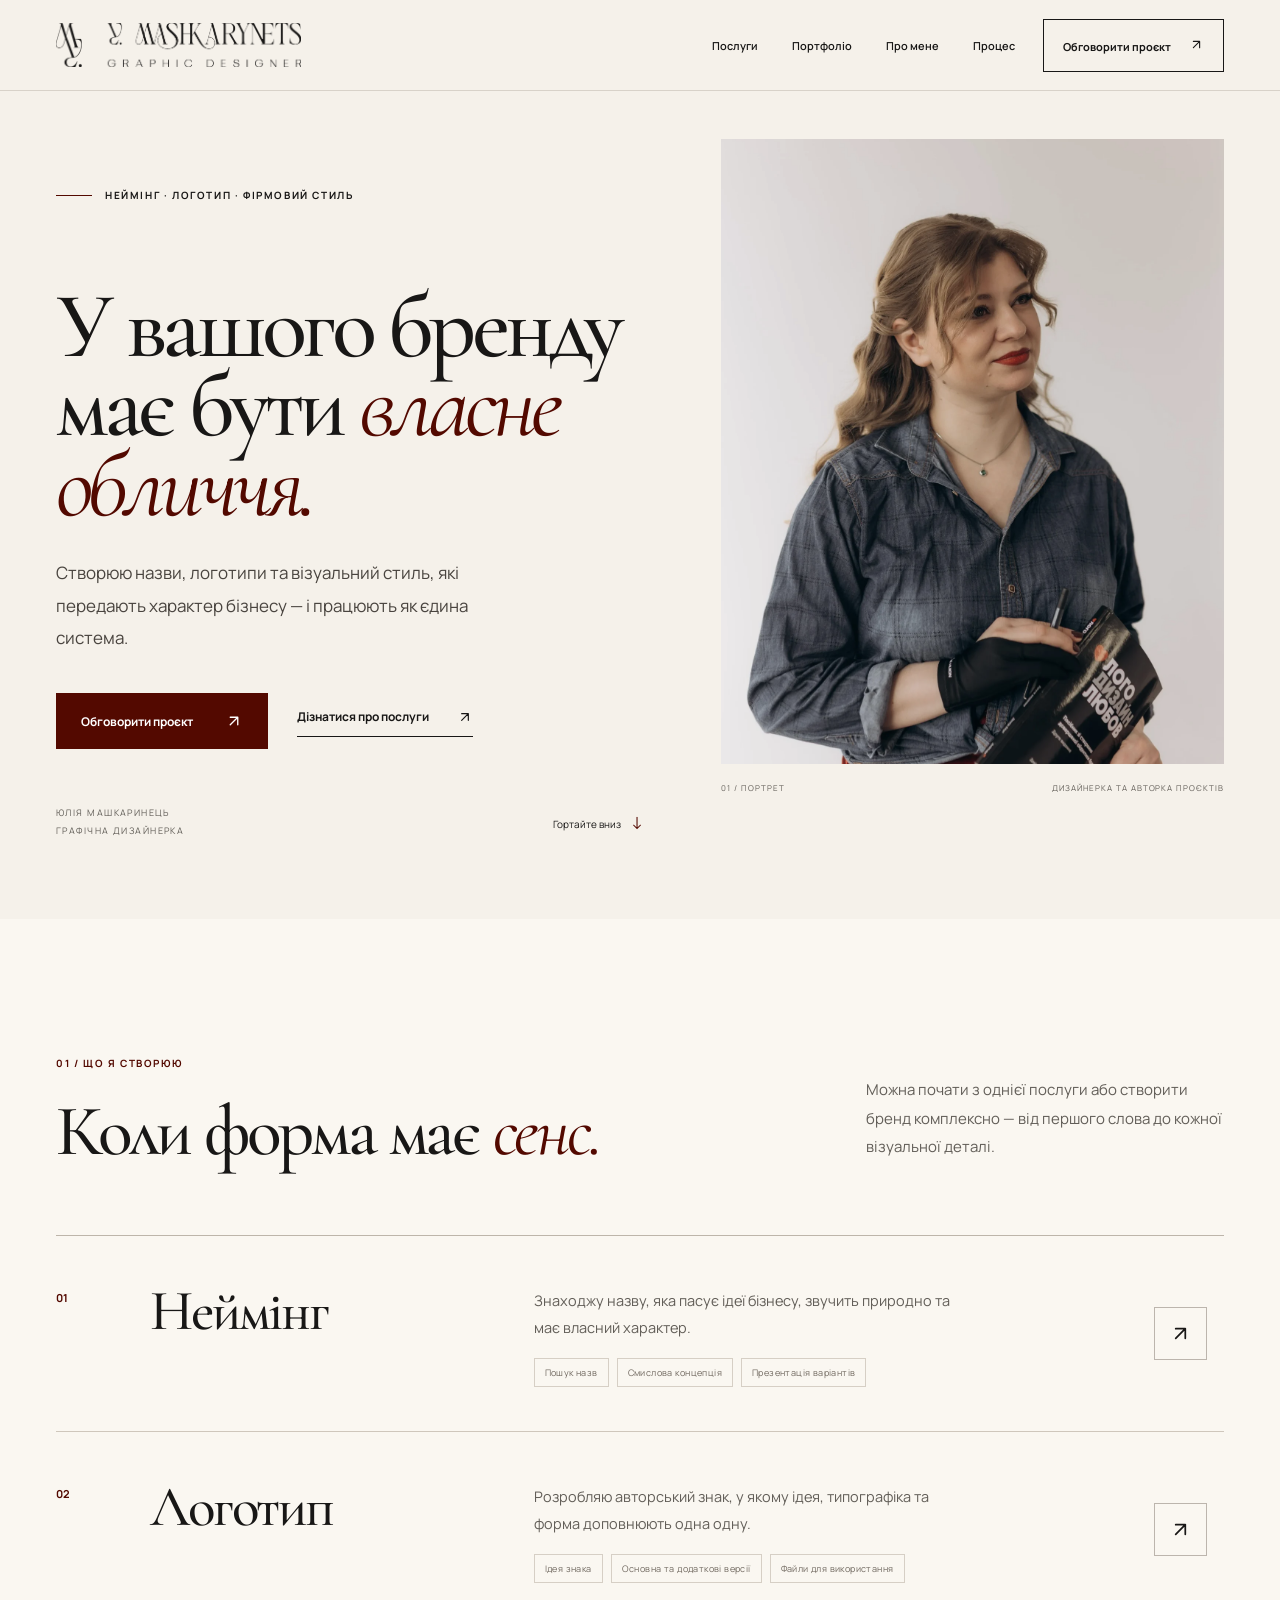
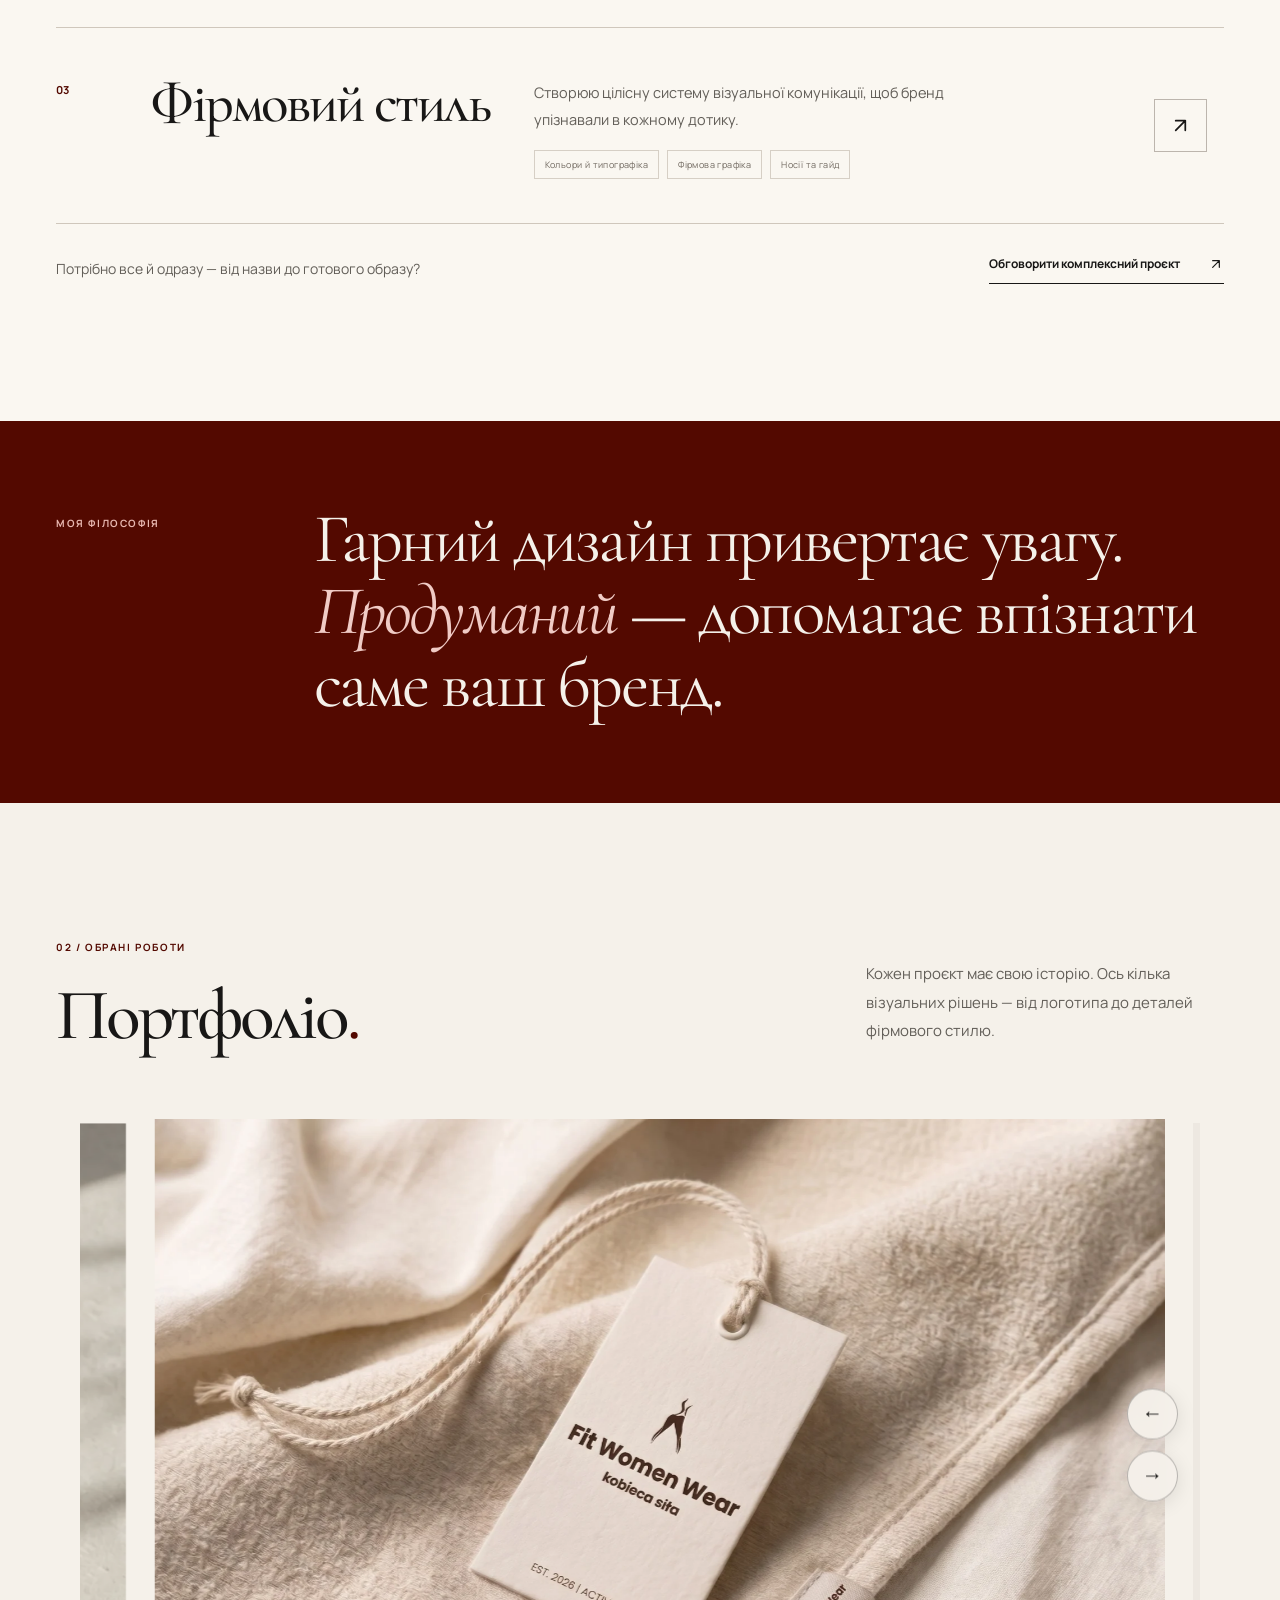
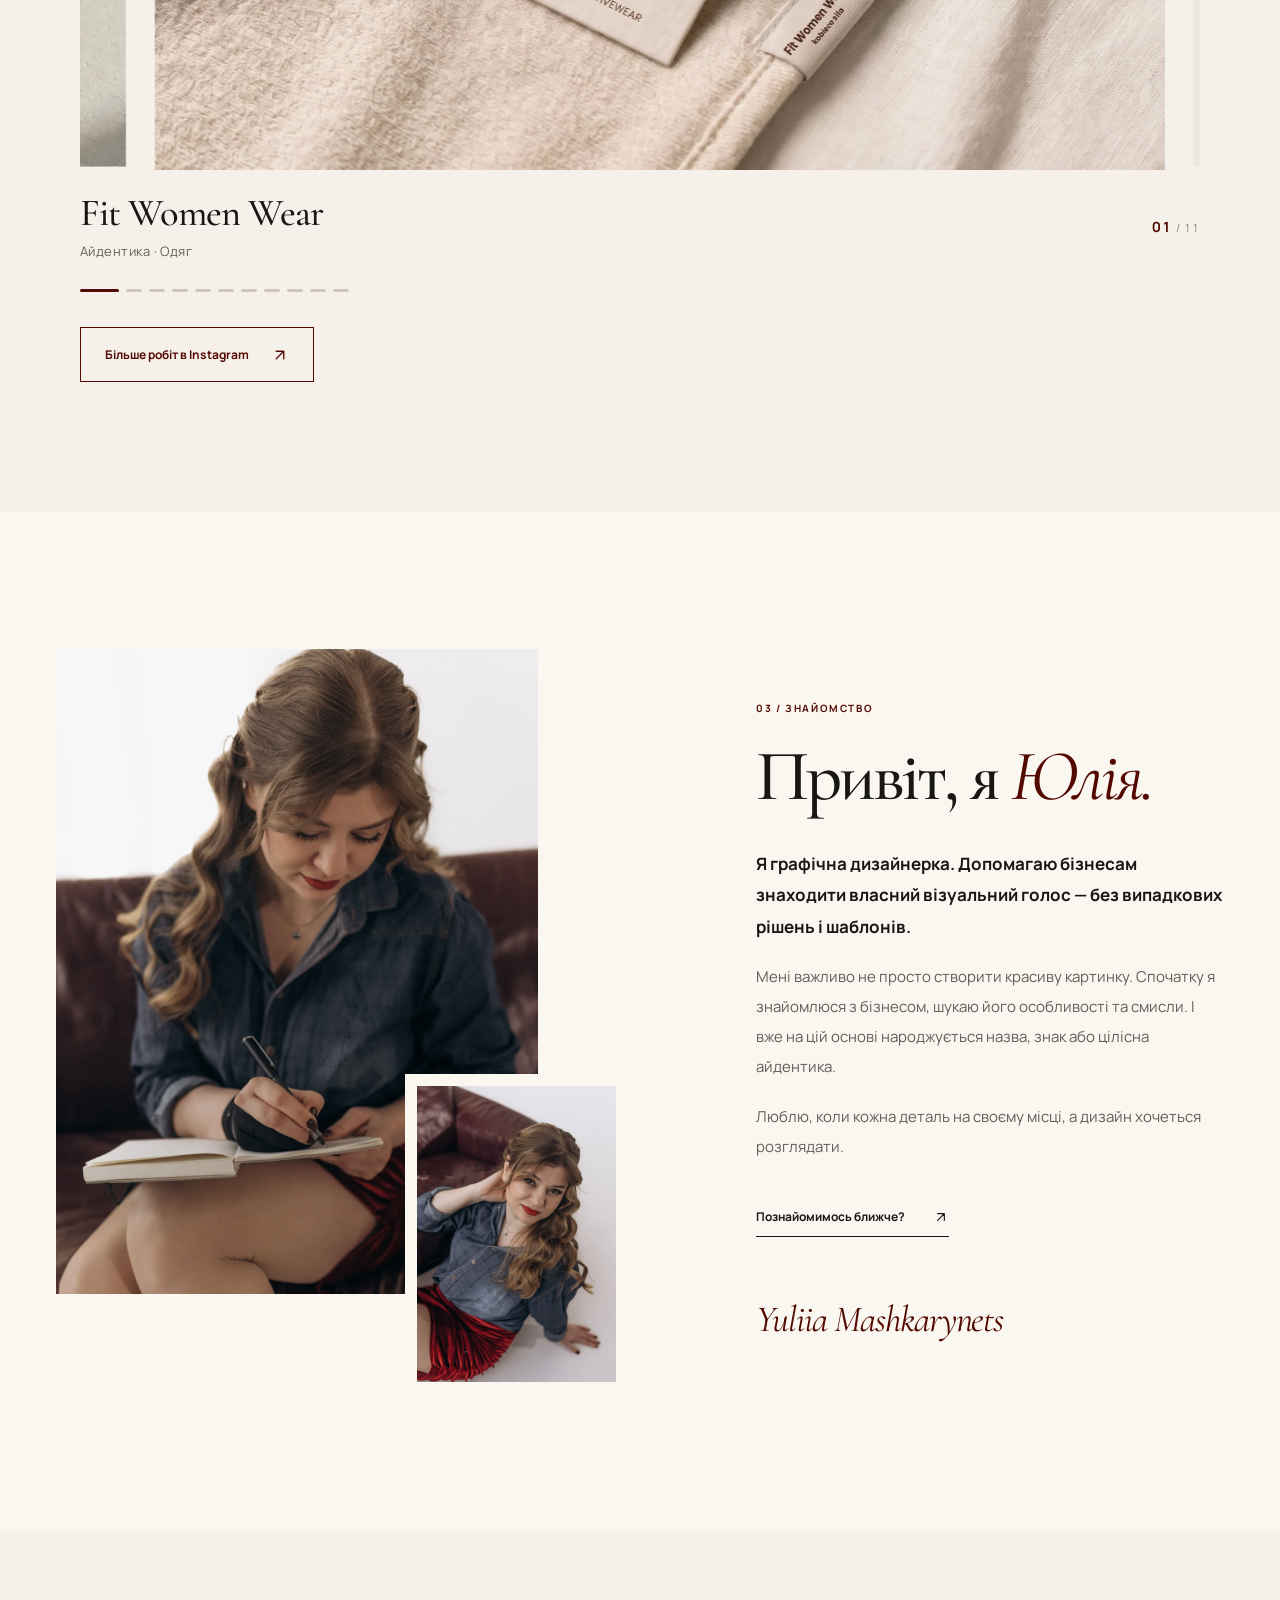
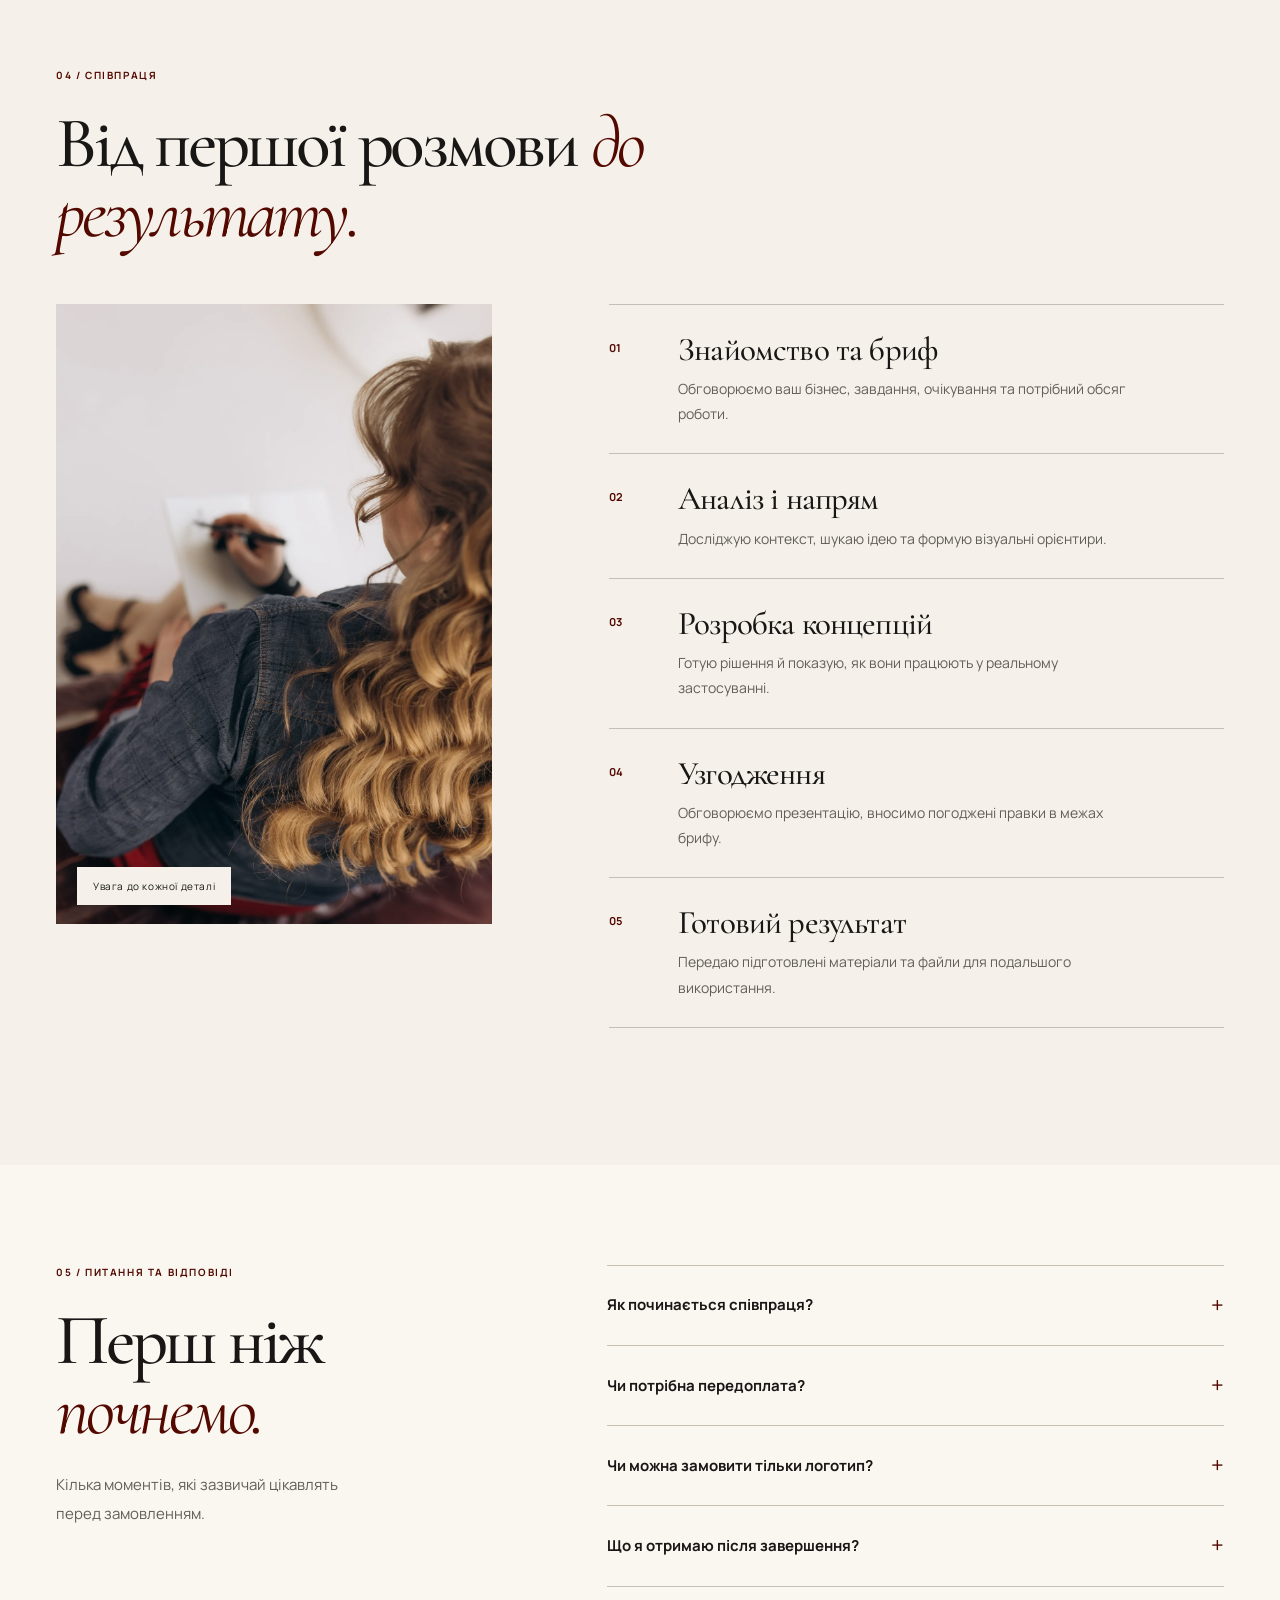
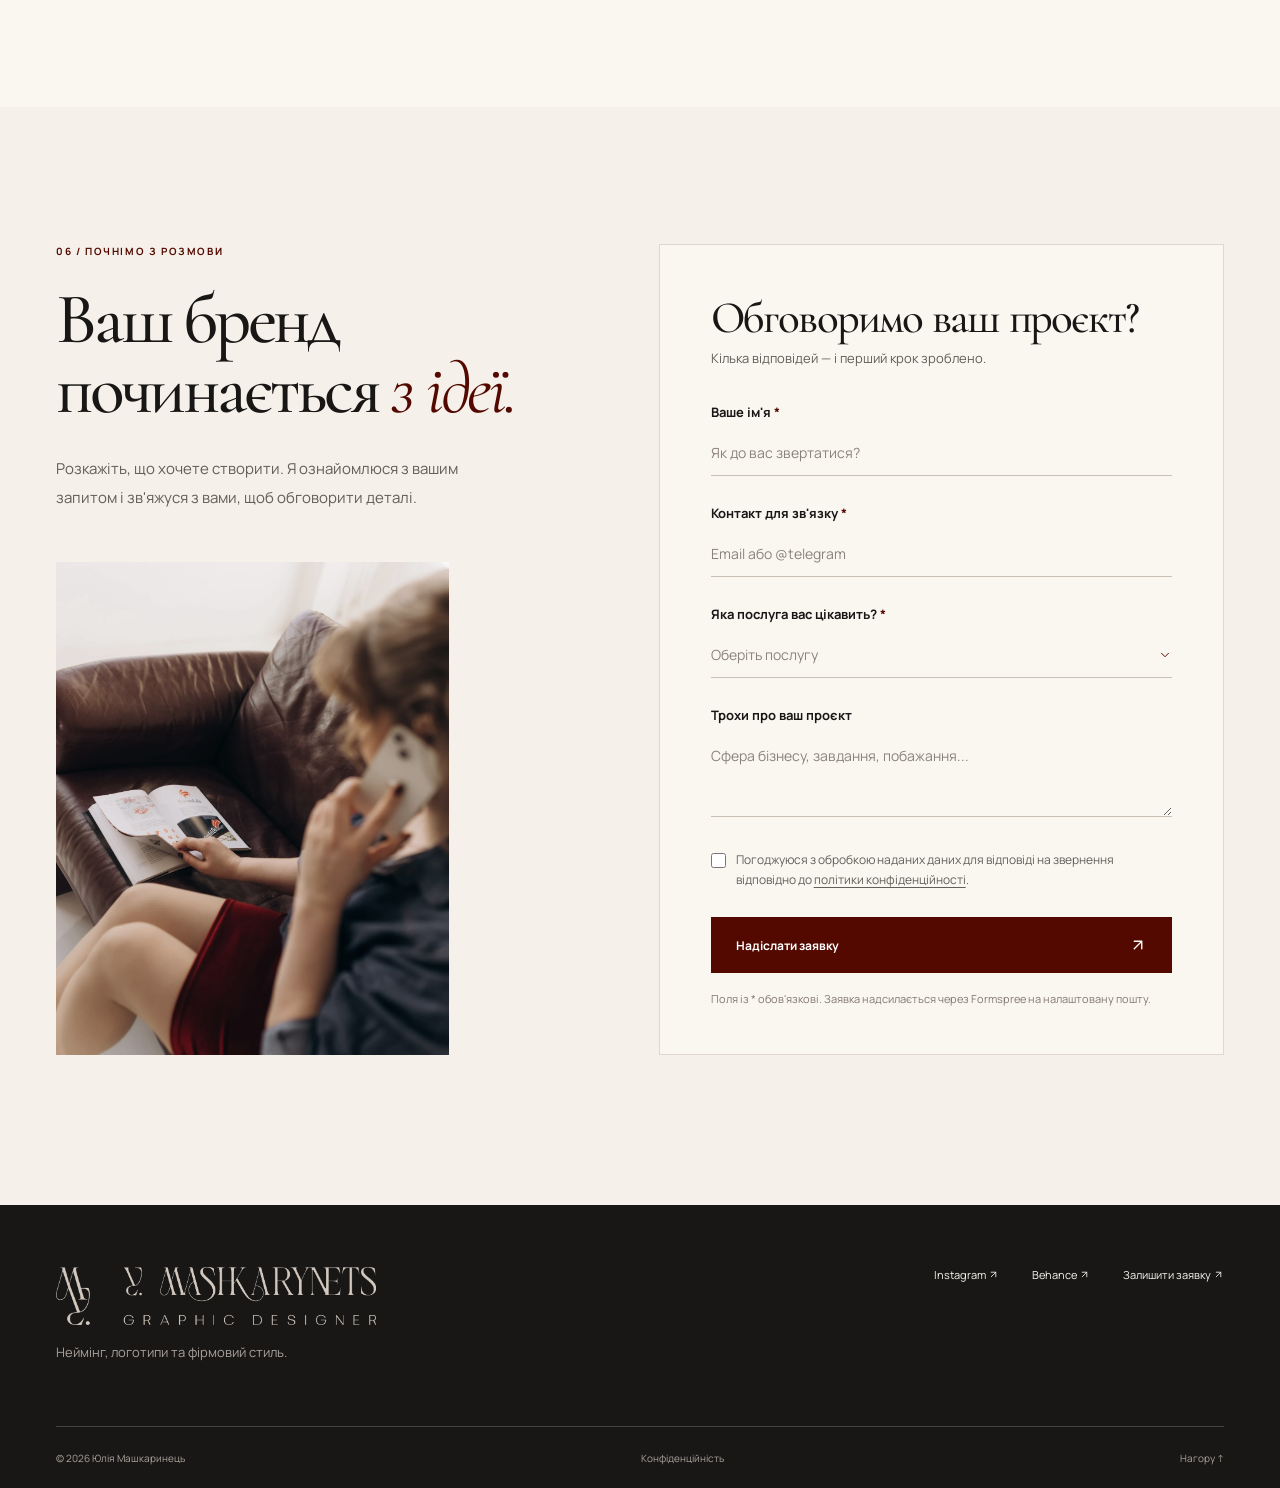
<file: index.html>
<!doctype html>
<html lang="uk">
<head>
  <meta charset="UTF-8">
  <meta name="viewport" content="width=device-width, initial-scale=1, viewport-fit=cover">
  <meta name="theme-color" content="#F5F1EA">
  <meta name="description" content="Юлія Машкаринець — графічна дизайнерка. Неймінг, логотипи та фірмовий стиль для брендів із власним характером. Обговоріть ваш проєкт.">
  <meta property="og:type" content="website">
  <meta property="og:title" content="Юлія Машкаринець — неймінг, логотип, айдентика">
  <meta property="og:description" content="Створюю назви, логотипи та фірмовий стиль, що передають характер бренду.">
  <meta property="og:image" content="assets/portrait-hero.webp">
  <title>Юлія Машкаринець — неймінг, логотип, фірмовий стиль</title>
  <link rel="icon" type="image/png" href="assets/favicon.png">
  <link rel="apple-touch-icon" href="assets/favicon.png">
  <link rel="preconnect" href="https://fonts.googleapis.com">
  <link rel="preconnect" href="https://fonts.gstatic.com" crossorigin>
  <link href="https://fonts.googleapis.com/css2?family=Cormorant+Garamond:ital,wght@0,400;0,500;0,600;1,400;1,500&family=Manrope:wght@400;500;600;700&display=swap" rel="stylesheet">
  <link rel="stylesheet" href="styles.css?v=20261119-svg-arrows">
  <script defer src="script.js"></script>
</head>
<body>
  <a class="skip-link" href="#main">Перейти до змісту</a>
  <header class="site-header" id="top">
    <div class="container header-inner">
      <a class="brand" href="#top" aria-label="Юлія Машкаринець — на початок сторінки">
        <img class="brand-logo" src="assets/logo-full-dark.png" alt="" width="245" height="45">
      </a>
      <nav class="desktop-nav" aria-label="Основна навігація">
        <a href="#services">Послуги</a>
        <a href="#portfolio">Портфоліо</a>
        <a href="#about">Про мене</a>
        <a href="#process">Процес</a>
      </nav>
      <a class="header-cta" href="#contact">Обговорити проєкт <span aria-hidden="true"><svg class="icon-arrow-up-right" viewBox="0 0 24 24" aria-hidden="true" focusable="false"><path d="M7 7h10v10M7 17 17 7"/></svg></span></a>
      <button class="mobile-nav-toggle" type="button" aria-label="Відкрити меню" aria-controls="mobile-nav" aria-expanded="false">
        <span></span><span></span>
      </button>
    </div>
    <nav id="mobile-nav" class="mobile-nav" aria-label="Мобільна навігація" hidden>
      <a href="#services">Послуги</a>
      <a href="#portfolio">Портфоліо</a>
      <a href="#about">Про мене</a>
      <a href="#process">Процес</a>
      <a href="#contact">Залишити заявку <svg class="icon-arrow-up-right" viewBox="0 0 24 24" aria-hidden="true" focusable="false"><path d="M7 7h10v10M7 17 17 7"/></svg></a>
      <a href="https://www.instagram.com/ulchik_designer/" target="_blank" rel="noopener noreferrer">Instagram <svg class="icon-arrow-up-right" viewBox="0 0 24 24" aria-hidden="true" focusable="false"><path d="M7 7h10v10M7 17 17 7"/></svg></a>
    </nav>
  </header>

  <main id="main">
    <section class="hero" aria-labelledby="hero-title">
      <div class="container hero-grid">
        <div class="hero-copy">
          <p class="eyebrow"><span class="line-mark" aria-hidden="true"></span> Неймінг · Логотип · Фірмовий стиль</p>
          <h1 id="hero-title">У вашого бренду має бути <em>власне обличчя.</em></h1>
          <p class="hero-lead">Створюю назви, логотипи та візуальний стиль, які передають характер бізнесу — і працюють як єдина система.</p>
          <div class="hero-actions">
            <a class="button button-primary" href="#contact">Обговорити проєкт <span aria-hidden="true"><svg class="icon-arrow-up-right" viewBox="0 0 24 24" aria-hidden="true" focusable="false"><path d="M7 7h10v10M7 17 17 7"/></svg></span></a>
            <a class="text-link" href="#services">Дізнатися про послуги <span aria-hidden="true"><svg class="icon-arrow-up-right" viewBox="0 0 24 24" aria-hidden="true" focusable="false"><path d="M7 7h10v10M7 17 17 7"/></svg></span></a>
          </div>
          <div class="hero-footnote">
            <span>Юлія Машкаринець<br>графічна дизайнерка</span>
            <a href="#services" aria-label="Гортати до послуг">Гортайте вниз <span aria-hidden="true">↓</span></a>
          </div>
        </div>
        <figure class="hero-image-wrap">
          <img class="hero-image" src="assets/portrait-hero.webp" width="1365" height="2048" alt="Юлія Машкаринець із книгою — портрет графічної дизайнерки" fetchpriority="high">
          <figcaption><span>01 / ПОРТРЕТ</span><span>ДИЗАЙНЕРКА ТА АВТОРКА ПРОЄКТІВ</span></figcaption>
        </figure>
      </div>
    </section>

    <section class="section services" id="services" aria-labelledby="services-title">
      <div class="container">
        <div class="section-heading services-heading">
          <div>
            <p class="section-label">01 / ЩО Я СТВОРЮЮ</p>
            <h2 id="services-title">Коли форма має <em>сенс.</em></h2>
          </div>
          <p class="section-description">Можна почати з однієї послуги або створити бренд комплексно — від першого слова до кожної візуальної деталі.</p>
        </div>
        <div class="service-list">
          <article class="service-row">
            <div class="service-no">01</div>
            <div class="service-content">
              <h3>Неймінг</h3>
              <p>Знаходжу назву, яка пасує ідеї бізнесу, звучить природно та має власний характер.</p>
              <div class="service-tags"><span>Пошук назв</span><span>Смислова концепція</span><span>Презентація варіантів</span></div>
            </div>
            <a href="#contact" class="round-arrow service-choose" data-service="Неймінг" aria-label="Замовити неймінг"><svg class="icon-arrow-up-right" viewBox="0 0 24 24" aria-hidden="true" focusable="false"><path d="M7 7h10v10M7 17 17 7"/></svg></a>
          </article>
          <article class="service-row">
            <div class="service-no">02</div>
            <div class="service-content">
              <h3>Логотип</h3>
              <p>Розробляю авторський знак, у якому ідея, типографіка та форма доповнюють одна одну.</p>
              <div class="service-tags"><span>Ідея знака</span><span>Основна та додаткові версії</span><span>Файли для використання</span></div>
            </div>
            <a href="#contact" class="round-arrow service-choose" data-service="Логотип" aria-label="Замовити логотип"><svg class="icon-arrow-up-right" viewBox="0 0 24 24" aria-hidden="true" focusable="false"><path d="M7 7h10v10M7 17 17 7"/></svg></a>
          </article>
          <article class="service-row">
            <div class="service-no">03</div>
            <div class="service-content">
              <h3>Фірмовий стиль</h3>
              <p>Створюю цілісну систему візуальної комунікації, щоб бренд упізнавали в кожному дотику.</p>
              <div class="service-tags"><span>Кольори й типографіка</span><span>Фірмова графіка</span><span>Носії та гайд</span></div>
            </div>
            <a href="#contact" class="round-arrow service-choose" data-service="Фірмовий стиль" aria-label="Замовити фірмовий стиль"><svg class="icon-arrow-up-right" viewBox="0 0 24 24" aria-hidden="true" focusable="false"><path d="M7 7h10v10M7 17 17 7"/></svg></a>
          </article>
        </div>
        <div class="service-bottom">
          <p>Потрібно все й одразу — від назви до готового образу?</p>
          <a href="#contact" class="text-link service-choose" data-service="Комплекс: неймінг + логотип + фірмовий стиль">Обговорити комплексний проєкт <span aria-hidden="true"><svg class="icon-arrow-up-right" viewBox="0 0 24 24" aria-hidden="true" focusable="false"><path d="M7 7h10v10M7 17 17 7"/></svg></span></a>
        </div>
      </div>
    </section>

    <section class="statement" aria-label="Мій підхід до дизайну">
      <div class="container statement-grid">
        <p class="section-label statement-label">МОЯ ФІЛОСОФІЯ</p>
        <p>Гарний дизайн привертає увагу. <em>Продуманий</em> — допомагає впізнати саме ваш бренд.</p>
      </div>
    </section>

    <section class="section portfolio" id="portfolio" aria-labelledby="portfolio-title">
      <div class="container">
        <div class="section-heading portfolio-heading">
          <div>
            <p class="section-label">02 / ОБРАНІ РОБОТИ</p>
            <h2 id="portfolio-title">Портфоліо<span class="period">.</span></h2>
          </div>
          <p class="section-description">Кожен проєкт має свою історію. Ось кілька візуальних рішень — від логотипа до деталей фірмового стилю.</p>
        </div>
        <div class="portfolio-slider" id="portfolio-slider" aria-label="Портфоліо графічної дизайнерки">
          <div class="portfolio-stage">
          <div class="portfolio-viewport" id="portfolio-viewport" tabindex="0" aria-label="Гортайте роботи стрілками або жестом убік">
            <div class="portfolio-track">
            <figure class="portfolio-slide" role="group" aria-roledescription="слайд" aria-label="1 з 11: Fit Women Wear" data-title="Fit Women Wear" data-category="Айдентика · Одяг">
              <div class="portfolio-slide-media"><img src="assets/fit-women-wear.webp" width="1800" height="1344" alt="Бренд Fit Women Wear: бирка на фактурній тканині з логотипом" loading="lazy" decoding="async"></div>
            </figure>
            <figure class="portfolio-slide" role="group" aria-roledescription="слайд" aria-label="2 з 11: Кучерявенко та партнери" data-title="Кучерявенко та партнери" data-category="Логотип · Адвокатське об’єднання">
              <div class="portfolio-slide-media"><img src="assets/monogram-stationery-v8.webp" width="1600" height="1280" alt="Фірмовий знак адвокатського об’єднання «Кучерявенко та партнери» на преміальному носії" onerror="this.onerror=null;this.src='assets/monogram-stationery.webp'" loading="lazy" decoding="async"></div>
            </figure>
            <figure class="portfolio-slide" role="group" aria-roledescription="слайд" aria-label="3 з 11: VAYNÉA" data-title="VAYNÉA" data-category="Логотип · Одяг">
              <div class="portfolio-slide-media"><img src="assets/vaynea.webp" width="1800" height="1344" alt="Бузковий оксамитовий вішак із написом VAYNÉA" loading="lazy" decoding="async"></div>
            </figure>
            <figure class="portfolio-slide" role="group" aria-roledescription="слайд" aria-label="4 з 11: Anna Markovska" data-title="Anna Markovska" data-category="Логотип · Б’юті">
              <div class="portfolio-slide-media"><img src="assets/anna-markovska-new.png" width="2048" height="1638" alt="Преміальний мокап бренду Anna Markovska cosmetology з монограмою та типографікою" loading="lazy" decoding="async"></div>
            </figure>
            <figure class="portfolio-slide" role="group" aria-roledescription="слайд" aria-label="5 з 11: Aesthetics by dr. Komarova" data-title="Aesthetics by dr. Komarova" data-category="Фірмовий стиль · Косметологія">
              <div class="portfolio-slide-media"><img src="assets/aesthetics-komarova.webp" width="1800" height="1344" alt="Косметичка з монограмою і написом Aesthetics by dr. Komarova" loading="lazy" decoding="async"></div>
            </figure>
            <figure class="portfolio-slide" role="group" aria-roledescription="слайд" aria-label="6 з 11: Фірмові деталі" data-title="Фірмові деталі" data-category="Айдентика · Поліграфія">
              <div class="portfolio-slide-media"><img src="assets/embossed-envelopes.webp" width="1800" height="1344" alt="Конверти пісочного кольору з рельєфним фірмовим знаком" loading="lazy" decoding="async"></div>
            </figure>
            <figure class="portfolio-slide" role="group" aria-roledescription="слайд" aria-label="7 з 11: Імпульс" data-title="Імпульс" data-category="Логотип · Б’юті">
              <div class="portfolio-slide-media"><img src="assets/impuls.webp" width="1800" height="1344" alt="Рожевий щоденник із золотим тисненням логотипа Імпульс" loading="lazy" decoding="async"></div>
            </figure>
            <figure class="portfolio-slide" role="group" aria-roledescription="слайд" aria-label="8 з 11: PiLKA" data-title="PiLKA" data-category="Логотип · Nails bar">
              <div class="portfolio-slide-media"><img src="assets/pilka.webp" width="1800" height="1344" alt="Графітова візитівка PiLKA nails bar на молочній тканині" loading="lazy" decoding="async"></div>
            </figure>
            <figure class="portfolio-slide" role="group" aria-roledescription="слайд" aria-label="9 з 11: Smart Spine Center" data-title="Smart Spine Center" data-category="Логотип · Wellness">
              <div class="portfolio-slide-media"><img src="assets/smart-spine-center.webp" width="1800" height="1440" alt="Три скляні флакони з логотипом Smart Spine Center" loading="lazy" decoding="async"></div>
            </figure>
            <figure class="portfolio-slide" role="group" aria-roledescription="слайд" aria-label="10 з 11: TaxNova" data-title="TaxNova" data-category="Логотип · Бухгалтерські послуги">
              <div class="portfolio-slide-media"><img src="assets/taxnova.webp" width="1800" height="1440" alt="Бордові візитівки TaxNova з фірмовим знаком" loading="lazy" decoding="async"></div>
            </figure>
            <figure class="portfolio-slide" role="group" aria-roledescription="слайд" aria-label="11 з 11: RESTYLE Beauty Space" data-title="RESTYLE Beauty Space" data-category="Логотип · Б’юті">
              <div class="portfolio-slide-media"><img src="assets/restyle-beauty-space.webp" width="1600" height="1195" alt="Світла візитівка RESTYLE Beauty Space на фактурному камені" loading="lazy" decoding="async"></div>
            </figure>
            </div>
          </div>
          <div class="portfolio-slider-nav" aria-label="Керування каруселлю">
            <button class="portfolio-arrow" type="button" data-slide-prev aria-label="Попередня робота"><span aria-hidden="true">←</span></button>
            <button class="portfolio-arrow" type="button" data-slide-next aria-label="Наступна робота"><span aria-hidden="true">→</span></button>
          </div>
          </div>
          <div class="portfolio-slider-footer">
            <div class="portfolio-slide-info">
              <p class="portfolio-slide-title" id="portfolio-slide-title">Fit Women Wear</p>
              <p class="portfolio-slide-category" id="portfolio-slide-category">Айдентика · Одяг</p>
            </div>
            <span class="portfolio-counter"><strong id="portfolio-current">01</strong><span> / 11</span></span>
          </div>
          <div class="portfolio-dots" role="group" aria-label="Оберіть роботу">
            <button class="portfolio-dot is-active" type="button" data-slide-to="0" aria-label="Перейти до роботи 1 з 11" aria-current="true"></button>
            <button class="portfolio-dot" type="button" data-slide-to="1" aria-label="Перейти до роботи 2 з 11" aria-current="false"></button>
            <button class="portfolio-dot" type="button" data-slide-to="2" aria-label="Перейти до роботи 3 з 11" aria-current="false"></button>
            <button class="portfolio-dot" type="button" data-slide-to="3" aria-label="Перейти до роботи 4 з 11" aria-current="false"></button>
            <button class="portfolio-dot" type="button" data-slide-to="4" aria-label="Перейти до роботи 5 з 11" aria-current="false"></button>
            <button class="portfolio-dot" type="button" data-slide-to="5" aria-label="Перейти до роботи 6 з 11" aria-current="false"></button>
            <button class="portfolio-dot" type="button" data-slide-to="6" aria-label="Перейти до роботи 7 з 11" aria-current="false"></button>
            <button class="portfolio-dot" type="button" data-slide-to="7" aria-label="Перейти до роботи 8 з 11" aria-current="false"></button>
            <button class="portfolio-dot" type="button" data-slide-to="8" aria-label="Перейти до роботи 9 з 11" aria-current="false"></button>
            <button class="portfolio-dot" type="button" data-slide-to="9" aria-label="Перейти до роботи 10 з 11" aria-current="false"></button>
            <button class="portfolio-dot" type="button" data-slide-to="10" aria-label="Перейти до роботи 11 з 11" aria-current="false"></button>
          </div>
          <div class="portfolio-social">
            <a class="button button-instagram" href="https://www.instagram.com/ulchik_designer/" target="_blank" rel="noopener noreferrer" aria-label="Переглянути більше робіт в Instagram (відкриється в новій вкладці)">Більше робіт в Instagram <span aria-hidden="true"><svg class="icon-arrow-up-right" viewBox="0 0 24 24" aria-hidden="true" focusable="false"><path d="M7 7h10v10M7 17 17 7"/></svg></span></a>
          </div>
        </div>
      </div>
    </section>

    <section class="section about" id="about" aria-labelledby="about-title">
      <div class="container about-grid">
        <div class="about-media">
          <figure class="about-main-photo">
            <img src="assets/portrait-working.webp" width="1365" height="2048" alt="Юлія працює над ідеями в блокноті" loading="lazy">
          </figure>
          <figure class="about-small-photo">
            <img src="assets/portrait-contact.webp" width="1365" height="2048" alt="Портрет Юлії під час фотосесії" loading="lazy">
          </figure>
        </div>
        <div class="about-copy">
          <p class="section-label">03 / ЗНАЙОМСТВО</p>
          <h2 id="about-title">Привіт, я <em>Юлія.</em></h2>
          <p class="about-intro">Я графічна дизайнерка. Допомагаю бізнесам знаходити власний візуальний голос — без випадкових рішень і шаблонів.</p>
          <p>Мені важливо не просто створити красиву картинку. Спочатку я знайомлюся з бізнесом, шукаю його особливості та смисли. І вже на цій основі народжується назва, знак або цілісна айдентика.</p>
          <p>Люблю, коли кожна деталь на своєму місці, а дизайн хочеться розглядати.</p>
          <a class="text-link" href="#contact">Познайомимось ближче? <span aria-hidden="true"><svg class="icon-arrow-up-right" viewBox="0 0 24 24" aria-hidden="true" focusable="false"><path d="M7 7h10v10M7 17 17 7"/></svg></span></a>
          <span class="about-signature">Yuliia Mashkarynets</span>
        </div>
      </div>
    </section>

    <section class="section process" id="process" aria-labelledby="process-title">
      <div class="container">
        <div class="section-heading process-heading">
          <div>
            <p class="section-label">04 / СПІВПРАЦЯ</p>
            <h2 id="process-title">Від першої розмови <em>до результату.</em></h2>
          </div>
        </div>
        <div class="process-layout">
          <div class="process-image-wrap">
            <img src="assets/portrait-process.webp" width="1365" height="2048" alt="Процес роботи над ескізами — ракурс зі спини" loading="lazy">
            <span class="process-image-label">Увага до кожної деталі</span>
          </div>
          <ol class="process-steps">
            <li><span>01</span><div><h3>Знайомство та бриф</h3><p>Обговорюємо ваш бізнес, завдання, очікування та потрібний обсяг роботи.</p></div></li>
            <li><span>02</span><div><h3>Аналіз і напрям</h3><p>Досліджую контекст, шукаю ідею та формую візуальні орієнтири.</p></div></li>
            <li><span>03</span><div><h3>Розробка концепцій</h3><p>Готую рішення й показую, як вони працюють у реальному застосуванні.</p></div></li>
            <li><span>04</span><div><h3>Узгодження</h3><p>Обговорюємо презентацію, вносимо погоджені правки в межах брифу.</p></div></li>
            <li><span>05</span><div><h3>Готовий результат</h3><p>Передаю підготовлені матеріали та файли для подальшого використання.</p></div></li>
          </ol>
        </div>
      </div>
    </section>

    <section class="faq" aria-labelledby="faq-title">
      <div class="container faq-grid">
        <div class="faq-title-wrap">
          <p class="section-label">05 / ПИТАННЯ ТА ВІДПОВІДІ</p>
          <h2 id="faq-title">Перш ніж <em>почнемо.</em></h2>
          <p>Кілька моментів, які зазвичай цікавлять перед замовленням.</p>
        </div>
        <div class="faq-list">
          <details><summary>Як починається співпраця?<span class="faq-symbol" aria-hidden="true">+</span></summary><p>Ви залишаєте заявку. Ми обговорюємо завдання, узгоджуємо обсяг роботи, терміни та умови. Після цього я надсилаю бриф і розпочинаємо проєкт.</p></details>
          <details><summary>Чи потрібна передоплата?<span class="faq-symbol" aria-hidden="true">+</span></summary><p>Так, співпраця відбувається за договором із передоплатою 50%. Решта — відповідно до погоджених умов проєкту.</p></details>
          <details><summary>Чи можна замовити тільки логотип?<span class="faq-symbol" aria-hidden="true">+</span></summary><p>Так. Можна замовити неймінг, логотип або фірмовий стиль окремо, а можна — весь комплекс.</p></details>
          <details><summary>Що я отримаю після завершення?<span class="faq-symbol" aria-hidden="true">+</span></summary><p>Підсумковий набір файлів залежить від послуги та погоджується до початку роботи. Для логотипа це можуть бути основна й додаткові версії та файли для друку й цифрового використання.</p></details>
        </div>
      </div>
    </section>

    <section class="contact section" id="contact" aria-labelledby="contact-title">
      <div class="container contact-grid">
        <div class="contact-intro">
          <p class="section-label">06 / ПОЧНІМО З РОЗМОВИ</p>
          <h2 id="contact-title">Ваш бренд починається <em>з ідеї.</em></h2>
          <p>Розкажіть, що хочете створити. Я ознайомлюся з вашим запитом і зв'яжуся з вами, щоб обговорити деталі.</p>
          <figure class="contact-photo"><img src="assets/portrait-editorial-v7.webp" width="1365" height="2048" alt="Юлія з блокнотом у творчому процесі" loading="lazy"></figure>
        </div>
        <div class="form-card">
          <h3>Обговоримо ваш проєкт?</h3>
          <p class="form-caption">Кілька відповідей — і перший крок зроблено.</p>
          <form id="contact-form" action="https://formspree.io/f/xrpqkary" method="POST" accept-charset="UTF-8">
            <input type="hidden" name="_subject" value="Нова заявка з сайту Юлії Машкаринець">
            <div class="honeypot" aria-hidden="true"><label for="site-website">Не заповнюйте це поле</label><input id="site-website" type="text" name="_gotcha" tabindex="-1" autocomplete="off"></div>
            <div class="field"><label for="client-name">Ваше ім'я <span>*</span></label><input id="client-name" name="name" type="text" autocomplete="name" placeholder="Як до вас звертатися?" required maxlength="120"></div>
            <div class="field"><label for="client-contact">Контакт для зв'язку <span>*</span></label><input id="client-contact" name="contact" type="text" autocomplete="email" placeholder="Email або @telegram" required maxlength="180"></div>
            <div class="field"><label for="client-service">Яка послуга вас цікавить? <span>*</span></label>
              <select id="client-service" name="service" required>
                <option value="" disabled selected>Оберіть послугу</option>
                <option value="Неймінг">Неймінг</option>
                <option value="Логотип">Логотип</option>
                <option value="Фірмовий стиль">Фірмовий стиль</option>
                <option value="Комплекс: неймінг + логотип + фірмовий стиль">Комплекс: неймінг + логотип + фірмовий стиль</option>
                <option value="Поки не визначилися">Поки не визначилися</option>
              </select>
            </div>
            <div class="field"><label for="client-message">Трохи про ваш проєкт</label><textarea id="client-message" name="message" rows="3" maxlength="3000" placeholder="Сфера бізнесу, завдання, побажання..."></textarea></div>
            <label class="consent"><input type="checkbox" required name="privacy_consent" value="Так"><span>Погоджуюся з обробкою наданих даних для відповіді на звернення відповідно до <a href="privacy.html" target="_blank" rel="noopener">політики конфіденційності</a>.</span></label>
            <button class="button button-primary button-submit" type="submit"><span class="submit-label">Надіслати заявку</span><span aria-hidden="true"><svg class="icon-arrow-up-right" viewBox="0 0 24 24" aria-hidden="true" focusable="false"><path d="M7 7h10v10M7 17 17 7"/></svg></span></button>
            <p class="form-status" id="form-status" role="status" aria-live="polite"></p>
            <p class="form-disclaimer">Поля із * обов'язкові. Заявка надсилається через Formspree на налаштовану пошту.</p>
          </form>
        </div>
      </div>
    </section>
  </main>

  <footer class="site-footer">
    <div class="container footer-top">
      <div><a class="footer-brand" href="#top" aria-label="Юлія Машкаринець — на початок сторінки"><img class="footer-logo" src="assets/logo-full-original.png" alt="" width="320" height="59" loading="lazy"></a><p>Неймінг, логотипи та фірмовий стиль.</p></div>
      <div class="footer-links"><a href="https://www.instagram.com/ulchik_designer/" target="_blank" rel="noopener noreferrer">Instagram <svg class="icon-arrow-up-right" viewBox="0 0 24 24" aria-hidden="true" focusable="false"><path d="M7 7h10v10M7 17 17 7"/></svg></a><a href="https://www.behance.net/a6cc26bb" target="_blank" rel="noopener noreferrer">Behance <svg class="icon-arrow-up-right" viewBox="0 0 24 24" aria-hidden="true" focusable="false"><path d="M7 7h10v10M7 17 17 7"/></svg></a><a href="#contact">Залишити заявку <svg class="icon-arrow-up-right" viewBox="0 0 24 24" aria-hidden="true" focusable="false"><path d="M7 7h10v10M7 17 17 7"/></svg></a></div>
    </div>
    <div class="container footer-bottom"><span>© <span id="copyright-year">2026</span> Юлія Машкаринець</span><a href="privacy.html">Конфіденційність</a><a href="#top">Нагору ↑</a></div>
  </footer>
</body>
</html>
</file>
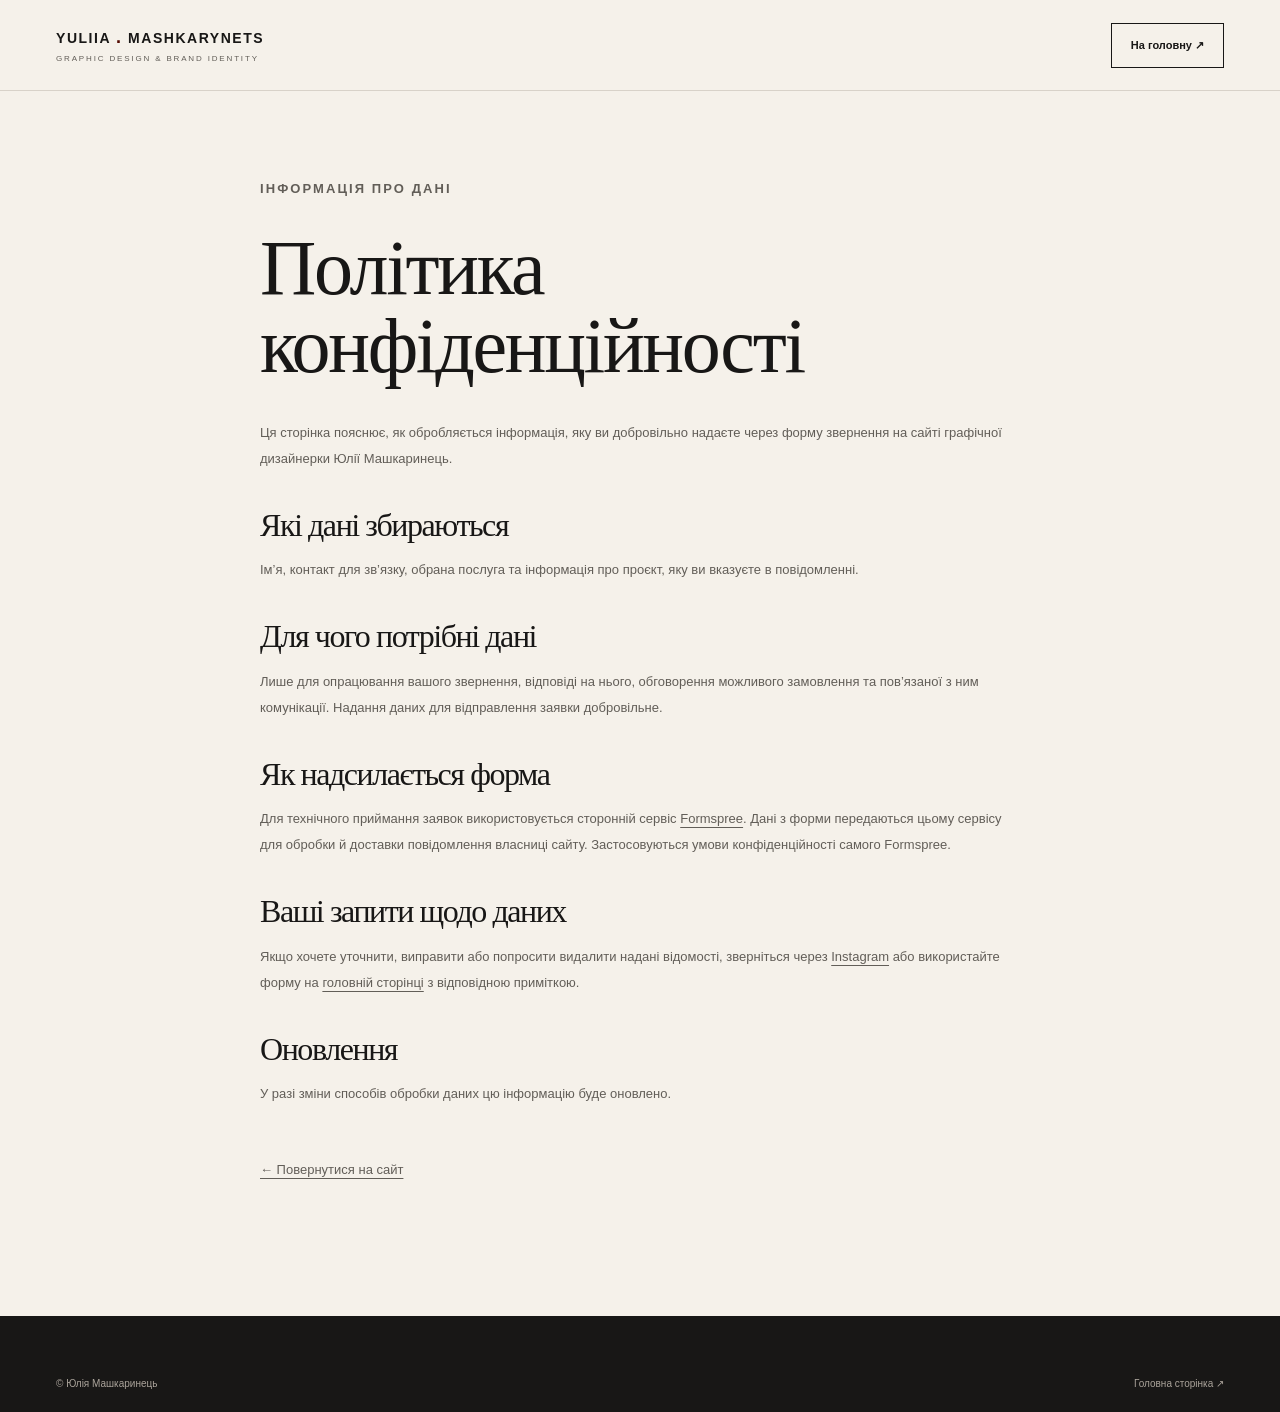
<file: privacy.html>
<!doctype html>
<html lang="uk"><head><meta charset="utf-8"><meta name="viewport" content="width=device-width, initial-scale=1"><meta name="robots" content="noindex"><meta name="theme-color" content="#F5F1EA"><title>Конфіденційність — Юлія Машкаринець</title><link rel="stylesheet" href="styles.css"><style>.policy{max-width:760px;margin:0 auto;padding:85px 0 120px}.policy h1{font:500 clamp(50px,7vw,78px)/1 'Cormorant Garamond',Georgia,serif;letter-spacing:-.03em;margin:25px 0 35px}.policy h2{font:500 32px/1.2 'Cormorant Garamond',Georgia,serif;margin:34px 0 12px}.policy p{font-size:13px;line-height:2;color:#625e58}.policy a{text-decoration:underline;text-underline-offset:4px}@media(max-width:680px){.policy{padding:62px 0 85px}}</style></head>
<body><header class="site-header"><div class="container header-inner"><a class="brand" href="index.html"><span class="brand-main">YULIIA <span class="brand-dot">.</span> MASHKARYNETS</span><span class="brand-small">GRAPHIC DESIGN &amp; BRAND IDENTITY</span></a><a class="header-cta" style="display:block" href="index.html">На головну ↗</a></div></header>
<main class="container"><article class="policy"><p class="section-label">ІНФОРМАЦІЯ ПРО ДАНІ</p><h1>Політика конфіденційності</h1><p>Ця сторінка пояснює, як обробляється інформація, яку ви добровільно надаєте через форму звернення на сайті графічної дизайнерки Юлії Машкаринець.</p><h2>Які дані збираються</h2><p>Ім’я, контакт для зв’язку, обрана послуга та інформація про проєкт, яку ви вказуєте в повідомленні.</p><h2>Для чого потрібні дані</h2><p>Лише для опрацювання вашого звернення, відповіді на нього, обговорення можливого замовлення та пов’язаної з ним комунікації. Надання даних для відправлення заявки добровільне.</p><h2>Як надсилається форма</h2><p>Для технічного приймання заявок використовується сторонній сервіс <a href="https://formspree.io/" target="_blank" rel="noopener noreferrer">Formspree</a>. Дані з форми передаються цьому сервісу для обробки й доставки повідомлення власниці сайту. Застосовуються умови конфіденційності самого Formspree.</p><h2>Ваші запити щодо даних</h2><p>Якщо хочете уточнити, виправити або попросити видалити надані відомості, зверніться через <a href="https://www.instagram.com/ulchik_designer/" target="_blank" rel="noopener noreferrer">Instagram</a> або використайте форму на <a href="index.html#contact">головній сторінці</a> з відповідною приміткою.</p><h2>Оновлення</h2><p>У разі зміни способів обробки даних цю інформацію буде оновлено.</p><p style="margin-top:50px"><a href="index.html">← Повернутися на сайт</a></p></article></main>
<footer class="site-footer"><div class="container footer-bottom" style="border:0;padding:0"><span>© Юлія Машкаринець</span><a href="index.html">Головна сторінка ↗</a></div></footer></body></html>
</file>
<file: styles.css>
:root{--milk:#F5F1EA;--ink:#181716;--wine:#530900;--muted:#625e58;--line:#d8d2c9;--soft:#ebe5dc;--light:#faf7f1;--serif:'Cormorant Garamond',Georgia,'Times New Roman',serif;--sans:'Manrope',Arial,sans-serif}
*{box-sizing:border-box}
html{scroll-behavior:smooth;scroll-padding-top:95px}
body{margin:0;background:var(--milk);color:var(--ink);font-family:var(--sans);-webkit-font-smoothing:antialiased}
body.no-scroll{overflow:hidden}
::selection{background:var(--wine);color:white}
a{color:inherit;text-decoration:none}
button,input,select,textarea{font:inherit}
button{cursor:pointer}
img{max-width:100%;display:block}
.container{width:min(100% - 112px,1352px);margin:0 auto}
.skip-link{position:absolute;top:-100px;left:14px;z-index:100;padding:12px;background:var(--ink);color:white}.skip-link:focus{top:12px}
:focus-visible{outline:2px solid var(--wine);outline-offset:4px}
.site-header{height:91px;position:sticky;top:0;z-index:50;background:rgba(245,241,234,.97);border-bottom:1px solid var(--line);backdrop-filter:blur(18px)}
.header-inner{height:100%;display:flex;align-items:center;justify-content:space-between;gap:28px}
.brand{display:flex;flex-direction:column;gap:6px;flex-shrink:0}
.brand-main{font-size:14px;letter-spacing:.11em;white-space:nowrap;font-weight:700}
.brand-dot{color:var(--wine);font-size:18px}
.brand-small{font-size:8px;letter-spacing:.23em;color:var(--muted)}
.desktop-nav{display:flex;gap:34px;align-items:center;margin-left:auto}
.desktop-nav a{font-size:11px;font-weight:600;transition:color .2s}
.desktop-nav a:hover,.footer-links a:hover{color:var(--wine)}
.header-cta{border:1px solid var(--ink);font-size:11px;font-weight:700;white-space:nowrap;padding:15px 19px;transition:background .2s,color .2s,border-color .2s}
.header-cta span{margin-left:16px;font-size:15px}
.header-cta:hover{background:var(--wine);color:white;border-color:var(--wine)}
.mobile-nav-toggle,.mobile-nav{display:none}
.hero{padding:48px 0 75px}
.hero-grid{display:grid;grid-template-columns:minmax(0,1.02fr) minmax(0,.87fr);gap:6.5%;align-items:stretch;min-height:690px}
.hero-copy{display:flex;flex-direction:column;padding:39px 0 5px}
.eyebrow,.section-label{font-size:10px;font-weight:700;letter-spacing:.16em;text-transform:uppercase}
.eyebrow{display:flex;align-items:center;gap:13px;line-height:1.5}
.line-mark{width:36px;height:1px;background:var(--wine);display:inline-block;flex-shrink:0}
.hero h1{font-family:var(--serif);font-weight:500;font-size:clamp(70px,7.3vw,126px);line-height:.85;letter-spacing:-.052em;margin:74px 0 32px;max-width:790px}
h1 em,h2 em,.statement em{font-weight:400;color:var(--wine)}
.hero-lead{font-size:15px;line-height:1.9;max-width:450px;color:#49443f;margin:0}
.hero-actions{display:flex;align-items:center;gap:29px;flex-wrap:wrap;margin-top:39px}
.button{display:inline-flex;align-items:center;justify-content:space-between;gap:32px;padding:19px 25px;border:0;min-height:55px;font-size:12px;font-weight:700;transition:background .2s,color .2s,transform .2s}
.button-primary{background:var(--wine);color:white}
.button-primary:hover{background:#370700;transform:translateY(-2px)}
.button span[aria-hidden]{font-size:18px;line-height:1}
.text-link{font-size:12px;font-weight:700;border-bottom:1px solid var(--ink);padding-bottom:8px;display:inline-flex;gap:28px;align-items:center;width:max-content;max-width:100%;transition:color .2s,border .2s}
.text-link:hover{color:var(--wine);border-color:var(--wine)}
.text-link span{font-size:16px}
.hero-footnote{margin-top:auto;display:flex;justify-content:space-between;gap:16px;align-items:end;padding-top:55px}
.hero-footnote span{font-size:9px;text-transform:uppercase;letter-spacing:.16em;line-height:1.9;color:var(--muted)}
.hero-footnote a{font-size:10px;color:var(--ink)}.hero-footnote a span{font-size:17px;margin-left:8px;color:var(--wine)}
.hero-image-wrap{margin:0;display:flex;flex-direction:column;min-width:0;align-self:stretch}
.hero-image{width:100%;height:625px;object-fit:cover;object-position:center 12%;filter:saturate(.86)}
.hero-image-wrap figcaption{display:flex;justify-content:space-between;gap:10px;align-items:center;margin-top:18px;font-size:8px;letter-spacing:.12em;color:var(--muted)}
.section{padding:137px 0}
.section-heading{display:flex;justify-content:space-between;align-items:end;gap:44px;margin-bottom:68px}
.section-label{color:var(--wine);margin:0 0 27px}
h2{font-size:clamp(52px,5.6vw,89px);font-family:var(--serif);font-weight:500;letter-spacing:-.045em;line-height:.98;margin:0}
.section-description{font-size:13px;line-height:1.9;color:var(--muted);max-width:358px;margin:0 0 5px}
.services{background:var(--light)}
.service-list{border-top:1px solid #bdb5aa}
.service-row{min-height:196px;display:grid;grid-template-columns:72px minmax(0,1fr) 70px;gap:22px;align-items:center;padding:35px 0;border-bottom:1px solid #cfc7bc;transition:padding .2s}
.service-no{align-self:start;padding-top:19px;font-size:11px;color:var(--wine);font-weight:700}
.service-content{display:grid;grid-template-columns:minmax(205px,.65fr) minmax(240px,1.1fr);column-gap:30px;align-items:start}
.service-content h3{font-family:var(--serif);font-size:57px;letter-spacing:-.038em;font-weight:500;margin:0;line-height:1.1}
.service-content p{font-size:12.5px;line-height:1.9;max-width:420px;margin:7px 0 16px;color:var(--muted)}
.service-tags{grid-column:2;display:flex;flex-wrap:wrap;gap:8px}
.service-tags span{font-size:9px;letter-spacing:.045em;border:1px solid #d6cfc5;padding:7px 10px;color:#716960}
.round-arrow{display:flex;justify-content:center;align-items:center;border:1px solid #bcb5ad;width:53px;height:53px;font-size:23px;transition:background .2s,color .2s,border-color .2s}
.round-arrow:hover{background:var(--wine);border-color:var(--wine);color:white}
.service-bottom{display:flex;gap:20px;justify-content:space-between;align-items:center;margin-top:29px}
.service-bottom p{font-size:12px;color:var(--muted);margin:0}
.statement{padding:82px 0;background:var(--wine);color:var(--milk)}
.statement-grid{display:grid;grid-template-columns:1fr 4fr;gap:30px;align-items:start}
.statement-label{color:#e8b8b0;margin:13px 0 0}
.statement-grid>p:last-child{font-family:var(--serif);font-size:clamp(43px,5.4vw,80px);font-weight:400;letter-spacing:-.035em;line-height:1.05;max-width:1030px;margin:0}
.statement em{color:#f0cbc5}
.portfolio{padding-bottom:130px}
.period{color:var(--wine)}
.portfolio-grid{display:grid;grid-template-columns:1.18fr .82fr;gap:24px}
.portfolio-placeholder{height:455px;position:relative;display:flex;flex-direction:column;align-items:center;justify-content:center;text-align:center;gap:12px;overflow:hidden}
.placeholder-a{background:#ded5ca}
.placeholder-b{background:#dad6ce}
.placeholder-index{position:absolute;top:22px;left:25px;font-size:10px;letter-spacing:.15em;color:#77716b}
.placeholder-title{font-family:var(--serif);font-size:clamp(40px,4.9vw,72px);letter-spacing:-.05em;line-height:1;color:var(--wine);padding:0 22px}
.placeholder-subtitle{font-size:10px;line-height:1.7;color:#68615a;padding:0 20px}
.portfolio-caption{display:flex;align-items:center;justify-content:space-between;gap:12px;padding:16px 0;font-size:11px;font-weight:700}
.portfolio-caption span+span{font-size:10px;color:var(--muted);font-weight:400}
.draft-note{font-size:10px;color:#80776d;margin:20px 0 0}
.about{background:var(--light)}
.about-grid{display:grid;grid-template-columns:1.1fr .9fr;gap:11%;align-items:center}
.about-media{position:relative;min-height:740px;padding-right:90px;padding-bottom:100px}
.about-main-photo{margin:0;width:100%;height:645px}
.about-main-photo img{width:100%;height:100%;object-fit:cover;object-position:center 30%;filter:saturate(.86)}
.about-small-photo{position:absolute;margin:0;width:39%;height:320px;bottom:0;right:0;border:12px solid var(--light)}
.about-small-photo img{width:100%;height:100%;object-fit:cover;object-position:center 35%;filter:saturate(.87)}
.about-copy h2{max-width:460px;margin:0 0 35px}
.about-copy p:not(.section-label){font-size:13px;line-height:2;color:var(--muted);max-width:480px;margin:0 0 20px}
.about-copy p.about-intro{font-weight:700;color:var(--ink);font-size:15px;line-height:1.85}
.about-copy .text-link{margin-top:24px}
.about-signature{display:block;margin-top:60px;font-family:var(--serif);font-size:37px;font-style:italic;letter-spacing:-.03em;color:var(--wine)}
.process{background:var(--milk)}
.process-heading{margin-bottom:54px}
.process-heading h2{max-width:880px}
.process-layout{display:grid;grid-template-columns:.83fr 1.17fr;gap:10%;align-items:start}
.process-image-wrap{height:620px;position:relative;overflow:hidden}
.process-image-wrap img{height:100%;width:100%;object-fit:cover;object-position:center;filter:saturate(.9)}
.process-image-label{position:absolute;bottom:19px;left:21px;padding:12px 16px;background:var(--milk);font-size:10px;letter-spacing:.06em}
.process-steps{padding:0;margin:0;list-style:none;border-top:1px solid #c6beb5}
.process-steps li{padding:27px 0;display:grid;grid-template-columns:47px 1fr;gap:22px;border-bottom:1px solid #c6beb5}
.process-steps li>span{font-size:11px;color:var(--wine);font-weight:700;padding-top:8px}
.process-steps h3{font-family:var(--serif);font-size:33px;font-weight:500;letter-spacing:-.025em;line-height:1.1;margin:0 0 8px}
.process-steps p{color:var(--muted);font-size:12px;line-height:1.8;margin:0;max-width:460px}
.faq{padding:100px 0 120px;background:var(--light)}
.faq-grid{display:grid;grid-template-columns:.8fr 1.2fr;gap:12%}
.faq-title-wrap h2{margin-bottom:25px}
.faq-title-wrap>p:last-child{font-size:13px;color:var(--muted);line-height:1.9;max-width:320px}
.faq-list{border-top:1px solid #c7beb4}
.faq-list details{border-bottom:1px solid #c7beb4;padding:22px 0}
.faq-list summary{font-size:13px;line-height:1.6;font-weight:700;display:flex;justify-content:space-between;align-items:center;gap:20px;cursor:pointer;list-style:none}
.faq-list summary::-webkit-details-marker{display:none}
.faq-symbol{font-size:22px;color:var(--wine);font-weight:400;transition:transform .2s}
.faq-list details[open] .faq-symbol{transform:rotate(45deg)}
.faq-list details p{font-size:12px;line-height:1.9;color:var(--muted);max-width:560px;margin:15px 35px 0 0}
.contact{background:var(--milk);padding-bottom:150px}
.contact-grid{display:grid;grid-template-columns:.9fr 1.1fr;gap:12%;align-items:stretch}
.contact-intro{display:flex;flex-direction:column}
.contact-intro h2{max-width:520px;margin:0 0 30px}
.contact-intro>p:not(.section-label){max-width:430px;color:var(--muted);line-height:1.9;font-size:13px;margin:0}
.contact-photo{margin:50px 0 0;width:85%;height:330px;flex-grow:1;overflow:hidden}
.contact-photo img{width:100%;height:100%;object-fit:cover;object-position:center 53%;filter:saturate(.84)}
.form-card{background:var(--light);padding:48px 51px 45px;border:1px solid #e0d8cd}
.form-card h3{font-family:var(--serif);font-size:45px;font-weight:500;letter-spacing:-.04em;line-height:1.1;margin:0 0 7px}
.form-caption{color:var(--muted);font-size:11px;margin:0 0 36px}
.field{margin-bottom:28px}
.field label{display:block;font-size:11px;font-weight:700;margin:0 0 10px}
.field label span{color:var(--wine)}
.field input,.field select,.field textarea{border:none;border-bottom:1px solid #c9c0b6;padding:12px 0 13px;width:100%;background:transparent;outline:0;border-radius:0;color:var(--ink);font-size:12px;transition:border-color .2s}
.field input::placeholder,.field textarea::placeholder{color:#8b837b}
.field input:focus,.field select:focus,.field textarea:focus{border-bottom:1px solid var(--wine)}
.field textarea{resize:vertical;min-height:76px}
.field select{appearance:none;background-image:url("data:image/svg+xml,%3Csvg xmlns='http://www.w3.org/2000/svg' width='14' height='14' viewBox='0 0 24 24' fill='none' stroke='%23530900' stroke-width='1.7' stroke-linecap='round' stroke-linejoin='round'%3E%3Cpath d='m6 9 6 6 6-6'/%3E%3C/svg%3E");background-repeat:no-repeat;background-position:right center;padding-right:25px}
.field select:invalid{color:#8b837b}
.consent{display:flex;gap:10px;align-items:start;margin:7px 0 26px;font-size:10px;color:var(--muted);line-height:1.7;cursor:pointer}
.consent input{flex:none;margin:3px 0 0;accent-color:var(--wine);width:15px;height:15px}
.consent a{text-decoration:underline;text-underline-offset:3px}
.button-submit{width:100%;cursor:pointer}.button-submit:disabled{opacity:.65;cursor:wait;transform:none}
.form-status{font-size:12px;line-height:1.7;margin:0;min-height:0}
.form-status:not(:empty){margin-top:16px;padding:12px 15px}
.form-status.success{color:#22513d;background:#edf4ed}
.form-status.error{color:var(--wine);background:#f6e9e5}
.form-disclaimer{margin:17px 0 0;color:#827971;font-size:9px;line-height:1.7}
.honeypot{position:absolute;left:-10000px;opacity:0;pointer-events:none}
.site-footer{background:var(--ink);color:var(--light);padding:62px 0 23px}
.footer-top{display:flex;justify-content:space-between;gap:28px;padding-bottom:65px}
.footer-brand{font-size:20px;letter-spacing:.065em;font-weight:700;white-space:nowrap}
.footer-brand span{color:#b35b52}
.footer-top p{color:#a9a19b;font-size:11px;margin:13px 0 0}
.footer-links{display:flex;gap:33px;align-items:flex-start;flex-wrap:wrap}
.footer-links a{font-size:11px;transition:color .2s}
.footer-bottom{display:flex;justify-content:space-between;gap:20px;align-items:center;border-top:1px solid #45423f;padding-top:24px;color:#aaa39a;font-size:10px}
.footer-bottom a:hover{color:white}
@media (max-width:1200px){.container{width:min(100% - 76px,1352px)}.desktop-nav{gap:20px}.hero-grid{gap:4%}.hero h1{font-size:clamp(66px,7.5vw,104px)}.service-content{grid-template-columns:minmax(190px,.65fr) minmax(230px,1fr)}.about-grid,.contact-grid{gap:7%}.service-content h3{font-size:50px}}
@media (max-width:960px){.site-header{height:78px}.desktop-nav,.header-cta{display:none}.mobile-nav-toggle{display:flex;width:42px;height:42px;border:0;background:transparent;flex-direction:column;align-items:center;justify-content:center;gap:7px}.mobile-nav-toggle span{width:24px;height:1.5px;background:var(--ink);transition:transform .2s}.mobile-nav-toggle[aria-expanded=true] span:first-child{transform:translateY(4.25px) rotate(45deg)}.mobile-nav-toggle[aria-expanded=true] span:last-child{transform:translateY(-4.25px) rotate(-45deg)}.mobile-nav{display:flex;position:absolute;top:78px;left:0;right:0;background:var(--milk);border-bottom:1px solid var(--line);flex-direction:column;padding:18px 38px 30px;gap:0;box-shadow:0 18px 24px rgba(0,0,0,.04)}.mobile-nav[hidden]{display:none}.mobile-nav a{font-size:17px;border-bottom:1px solid var(--line);padding:14px 0}.hero-grid{min-height:560px}.hero-image{height:560px}.hero h1{margin-top:45px;font-size:clamp(61px,7.9vw,90px)}.hero-footnote{padding-top:30px}.hero-footnote a{display:none}.service-content{grid-template-columns:1fr;gap:0}.service-tags{grid-column:1}.service-row{min-height:auto}.about-media{padding-right:43px;min-height:640px}.about-main-photo{height:565px}.about-small-photo{height:250px}.section{padding:100px 0}.statement{padding:65px 0}.faq{padding:90px 0}.form-card{padding:34px 30px}.contact-photo{height:275px}.portfolio-placeholder{height:350px}}
@media (max-width:680px){html{scroll-padding-top:76px}.container{width:calc(100% - 40px)}.site-header{height:73px}.brand-main{font-size:11px}.brand-small{font-size:6.5px}.mobile-nav{top:73px;padding:14px 20px 25px}.hero{padding:17px 0 72px}.hero-grid{display:flex;flex-direction:column;gap:0;min-height:auto}.hero-copy{padding:37px 0 0}.eyebrow,.section-label{font-size:9px}.hero h1{font-size:clamp(61px,13.5vw,86px);line-height:.88;margin:42px 0 25px;max-width:530px}.hero-lead{font-size:13px;line-height:1.85}.hero-actions{margin-top:29px;gap:22px}.button{padding:17px 19px;font-size:11px}.hero-footnote{display:none}.hero-image-wrap{margin-top:43px}.hero-image{height:auto;max-height:610px;aspect-ratio:4/5;object-fit:cover;object-position:center 18%}.hero-image-wrap figcaption{font-size:7px;margin-top:12px}.section{padding:80px 0}.section-heading{display:block;margin-bottom:40px}.section-label{margin-bottom:18px}h2{font-size:clamp(56px,13vw,82px)}.section-description{margin:20px 0 0;font-size:12px}.service-row{grid-template-columns:25px 1fr 45px;gap:9px;align-items:start;padding:28px 0}.service-no{padding-top:12px;font-size:9px}.service-content h3{font-size:46px}.service-content p{font-size:12px;margin-top:12px}.service-tags{gap:6px}.service-tags span{font-size:8px;padding:6px}.round-arrow{height:38px;width:38px;font-size:18px;margin-top:3px}.service-bottom{align-items:start;flex-direction:column;gap:17px}.service-bottom .text-link{font-size:11px}.statement{padding:62px 0}.statement-grid{display:block}.statement-label{margin:0 0 18px}.statement-grid>p:last-child{font-size:clamp(45px,10.5vw,68px)}.portfolio-grid{display:block}.portfolio-item+.portfolio-item{margin-top:30px}.portfolio-placeholder{height:360px}.portfolio-caption{font-size:10px}.about-grid{display:flex;flex-direction:column;gap:38px}.about-media{width:100%;padding:0 45px 56px 0;min-height:auto}.about-main-photo{height:480px}.about-small-photo{bottom:0;right:0;height:205px;width:41%;border-width:8px}.about-copy h2{margin-bottom:25px}.about-copy p.about-intro{font-size:14px}.about-copy p:not(.section-label){font-size:12px}.about-signature{font-size:34px;margin-top:35px}.process-layout{display:flex;flex-direction:column;gap:36px}.process-image-wrap{height:440px;width:100%}.process-steps{width:100%}.process-steps h3{font-size:31px}.process-steps li{padding:23px 0;grid-template-columns:32px 1fr;gap:15px}.faq{padding:78px 0}.faq-grid{display:flex;flex-direction:column;gap:33px}.faq-title-wrap h2{margin-bottom:16px}.faq-list details{padding:20px 0}.contact-grid{display:flex;flex-direction:column;gap:35px}.contact-intro h2{margin-bottom:22px}.contact-intro>p:not(.section-label){font-size:12px}.contact-photo{display:none}.form-card{width:100%;padding:31px 22px}.form-card h3{font-size:41px}.field{margin-bottom:24px}.site-footer{padding-top:48px}.footer-top{flex-direction:column;gap:32px;padding-bottom:43px}.footer-brand{font-size:15px}.footer-links{gap:20px}.footer-bottom{flex-wrap:wrap;font-size:9px}.portfolio-placeholder{height:300px}}
@media (max-width:380px){.container{width:calc(100% - 28px)}.hero h1{font-size:58px}.hero-actions{gap:17px}.text-link{font-size:11px}.service-content h3{font-size:41px}.hero-image{max-height:520px}}
@media (prefers-reduced-motion:reduce){html{scroll-behavior:auto}*,*:before,*:after{animation-duration:.01ms!important;transition-duration:.01ms!important;scroll-behavior:auto!important}}

/* Brand signatures: supplied artwork; the rest of the design is unchanged. */
.brand-logo{display:block;width:245px;max-width:100%;height:auto}
.footer-brand{display:inline-block;line-height:0;white-space:normal}
.footer-logo{display:block;width:320px;max-width:100%;height:auto}
@media (max-width:680px){.brand-logo{width:204px}.footer-logo{width:278px}}
@media (max-width:380px){.brand-logo{width:190px}}

/* Портфоліо: слайдер доданий у версії 3. Інші секції не змінювалися. */
.portfolio{overflow:hidden}
.portfolio-slider{--portfolio-gap:22px;--portfolio-peek:110px;position:relative;isolation:isolate}
.portfolio-viewport{position:relative;width:100%;overflow-x:auto;scroll-snap-type:x mandatory;scrollbar-width:none;overscroll-behavior-x:contain;touch-action:pan-y}
.portfolio-viewport::-webkit-scrollbar{display:none}
.portfolio-track{display:flex;gap:var(--portfolio-gap);align-items:stretch;will-change:transform}
.portfolio-slide{margin:0;flex:0 0 calc(100% - var(--portfolio-peek));min-width:0;scroll-snap-align:center;transition:opacity .7s ease,filter .7s ease,transform .7s cubic-bezier(.22,1,.36,1);opacity:.68;filter:saturate(.86);transform:scale(.987);user-select:none}
.portfolio-slide.is-active{opacity:1;filter:none;transform:scale(1)}
.portfolio-slide-media{aspect-ratio:1.55;overflow:hidden;background:#eae4dc;position:relative}
.portfolio-slide-media img{display:block;width:100%;height:100%;object-fit:cover;object-position:center;pointer-events:none}
.portfolio-slider.is-enhanced .portfolio-viewport{overflow:hidden;scroll-snap-type:none;cursor:grab}
.portfolio-slider.is-enhanced .portfolio-viewport:active{cursor:grabbing}
.portfolio-slider-footer{display:flex;align-items:center;justify-content:space-between;gap:24px;margin-top:22px}
.portfolio-slide-info{min-width:0}
.portfolio-slide-title{font-family:var(--serif);font-weight:500;font-size:clamp(28px,3vw,42px);line-height:1.1;margin:0 0 7px;letter-spacing:-.026em}
.portfolio-slide-category{color:var(--muted);font-size:11px;line-height:1.5;letter-spacing:.035em;margin:0}
.portfolio-slider-nav{display:flex;align-items:center;gap:10px;flex:none}
.portfolio-counter{font-size:11px;letter-spacing:.1em;font-variant-numeric:tabular-nums;white-space:nowrap;margin-right:12px}
.portfolio-counter strong{font-size:14px;font-weight:700;color:var(--wine)}
.portfolio-counter span{color:#8b8179}
.portfolio-arrow{display:grid;place-items:center;width:51px;height:51px;border:1px solid #c9bfb6;color:var(--ink);background:transparent;border-radius:50%;font-family:Arial,sans-serif;font-size:21px;transition:background .25s ease,border-color .25s ease,color .25s ease,transform .25s ease}
.portfolio-arrow:hover{background:var(--wine);color:#fff;border-color:var(--wine)}
.portfolio-arrow:active{transform:scale(.94)}
.portfolio-dots{display:flex;align-items:center;gap:7px;margin-top:28px}
.portfolio-dot{border:0;border-radius:20px;width:16px;height:3px;padding:0;background:#d0c6bc;transition:width .4s ease,background .3s ease;cursor:pointer}
.portfolio-dot.is-active{width:39px;background:var(--wine)}
.portfolio-dot:hover{background:#90615a}
@media (max-width:960px){.portfolio-slider{--portfolio-peek:75px;--portfolio-gap:16px}.portfolio-slide-media{aspect-ratio:1.43}.portfolio-arrow{width:46px;height:46px}}
@media (max-width:680px){.portfolio-slider{--portfolio-peek:32px;--portfolio-gap:10px}.portfolio-slide-media{aspect-ratio:1.22}.portfolio-slide{transform:scale(.99)}.portfolio-slider-footer{margin-top:20px;align-items:flex-start;gap:12px}.portfolio-slide-title{font-size:29px}.portfolio-slide-category{font-size:10px}.portfolio-slider-nav{gap:6px}.portfolio-counter{margin-right:5px;font-size:10px}.portfolio-counter strong{font-size:12px}.portfolio-arrow{width:37px;height:37px;font-size:18px}.portfolio-dots{margin-top:23px;gap:6px}.portfolio-dot{width:14px}.portfolio-dot.is-active{width:28px}}
@media (prefers-reduced-motion:reduce){.portfolio-slide,.portfolio-track,.portfolio-arrow,.portfolio-dot{transition-duration:.01ms!important}}

/* v4: Instagram CTA under the portfolio. Other layout is unchanged. */
.portfolio-social{margin-top:35px;display:flex;justify-content:flex-start}
.button-instagram{background:transparent;color:var(--wine);border:1px solid var(--wine);padding:17px 24px;display:inline-flex;align-items:center;justify-content:center;gap:22px;transition:color .25s ease,background .25s ease,border-color .25s ease}
.button-instagram:hover,.button-instagram:focus-visible{background:var(--wine);color:#fff}
@media (max-width:680px){.portfolio-social{margin-top:30px}.button-instagram{width:100%;justify-content:space-between}}


/* v5: трохи компактніше портфоліо, керування по правому краю посередині кадру. */
.portfolio-slider{max-width:1120px;margin-left:auto;margin-right:auto}
.portfolio-stage{position:relative}
.portfolio-slider-nav{position:absolute;top:50%;right:22px;transform:translateY(-50%);display:flex;flex-direction:column;gap:11px;z-index:5}
.portfolio-arrow{background:rgba(245,241,234,.94);border:1px solid rgba(24,23,22,.28);box-shadow:0 4px 20px rgba(24,23,22,.1);backdrop-filter:blur(8px)}
.portfolio-slider-footer>.portfolio-counter{margin-right:0;align-self:center}
@media(max-width:960px){.portfolio-slider{max-width:100%}.portfolio-slider-nav{right:13px;gap:9px}}
@media(max-width:680px){.portfolio-slider-nav{right:9px;gap:9px}.portfolio-arrow{width:44px;height:44px;min-height:44px;font-size:21px}.portfolio-slider-footer>.portfolio-counter{margin-right:0}}

/* Readability update: primary copy +2px; headings and decorative text unchanged. */
.hero-lead{font-size:17px}
.section-description{font-size:15px}
.service-content p{font-size:14.5px}
.service-bottom p{font-size:14px}
.about-copy p:not(.section-label){font-size:15px}
.about-copy p.about-intro{font-size:17px}
.process-steps p{font-size:14px}
.faq-title-wrap>p:last-child{font-size:15px}
.faq-list summary{font-size:15px}
.faq-list details p{font-size:14px}
.contact-intro>p:not(.section-label){font-size:15px}
.form-caption{font-size:13px}
.field label{font-size:13px}
.field input,.field select,.field textarea{font-size:14px}
.consent{font-size:12px}
.form-status{font-size:14px}
.form-disclaimer{font-size:11px}
.footer-top p{font-size:13px}
.portfolio-slide-category{font-size:13px}
@media(max-width:680px){
 .hero-lead{font-size:15px}
 .section-description{font-size:14px}
 .service-content p{font-size:14px}
 .about-copy p:not(.section-label){font-size:14px}
 .about-copy p.about-intro{font-size:16px}
 .contact-intro>p:not(.section-label){font-size:14px}
 .portfolio-slide-category{font-size:12px}
}

/* Vector arrows instead of iOS emoji-style arrow glyphs. */
.icon-arrow-up-right{display:inline-block;width:1em;height:1em;vertical-align:-.125em;flex-shrink:0;stroke:currentColor;stroke-width:1.8;fill:none;stroke-linecap:round;stroke-linejoin:round}
.round-arrow .icon-arrow-up-right{width:1em;height:1em}
</file>
